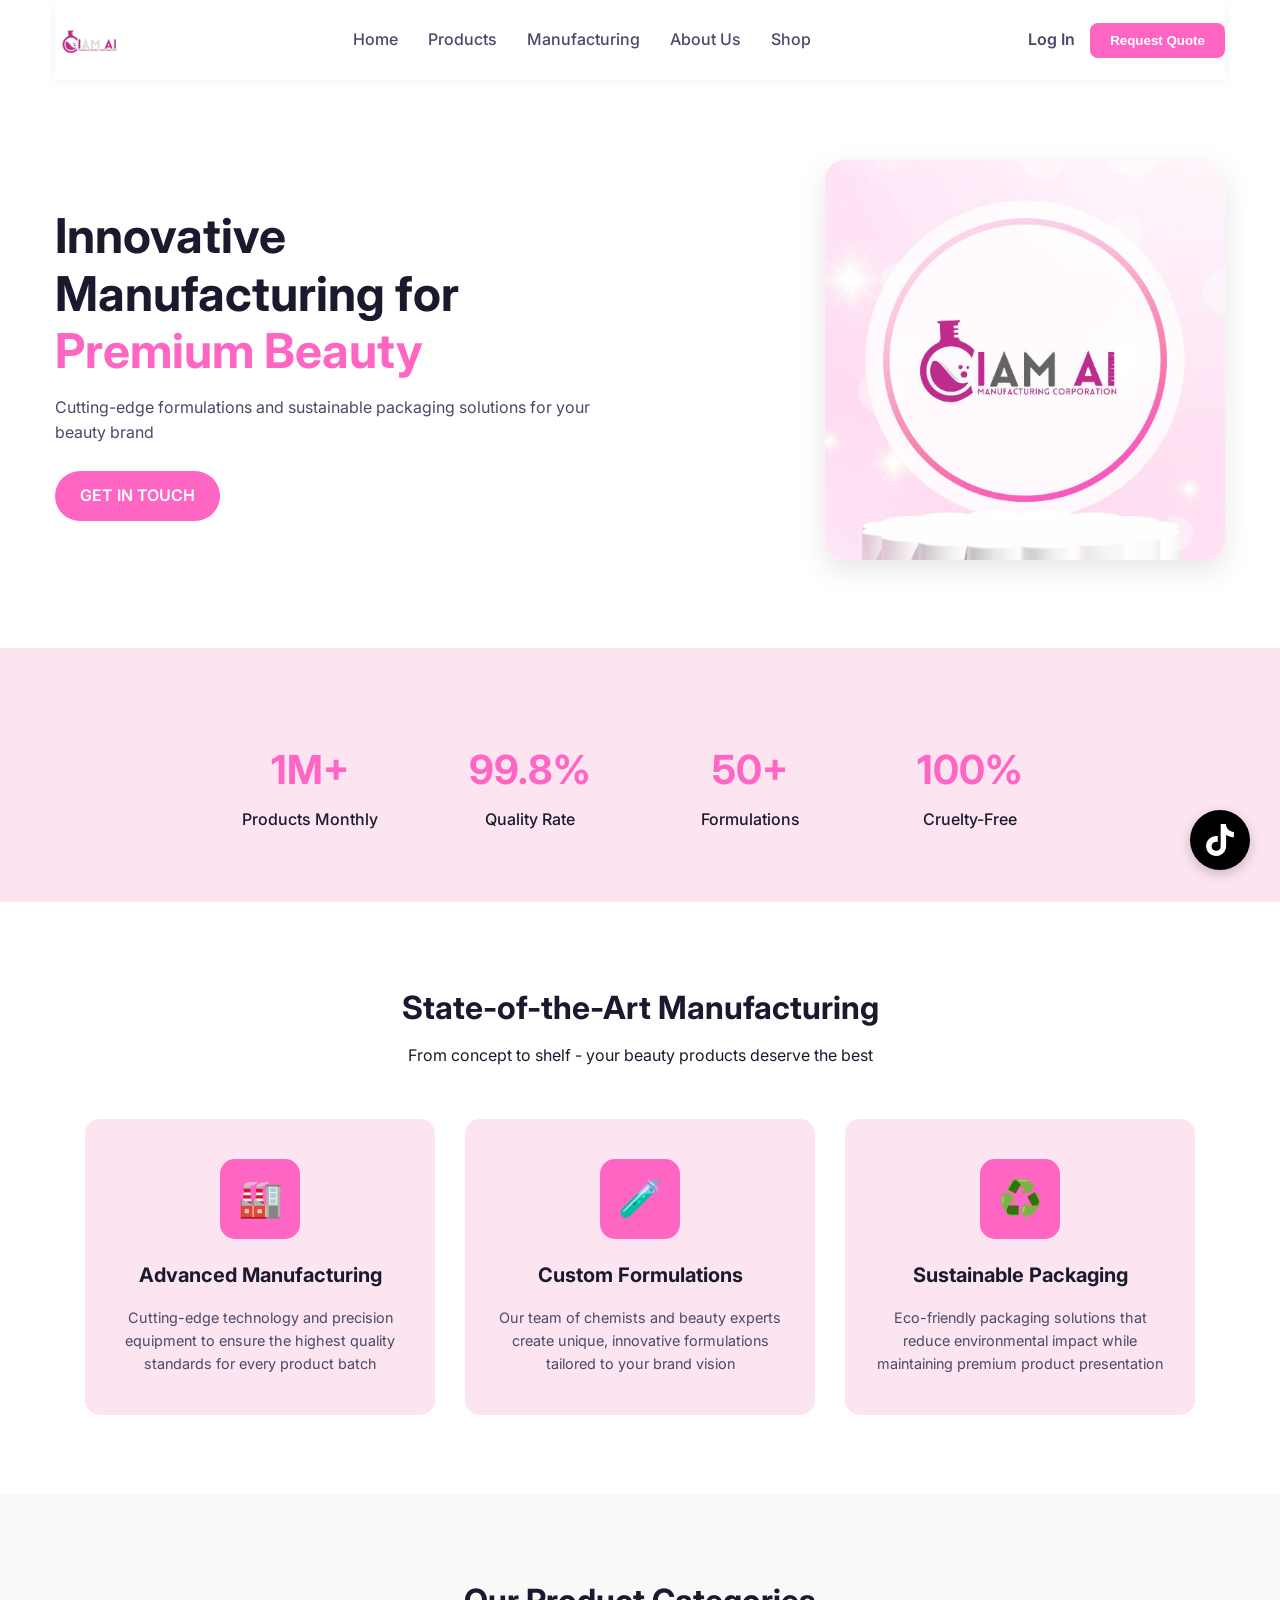
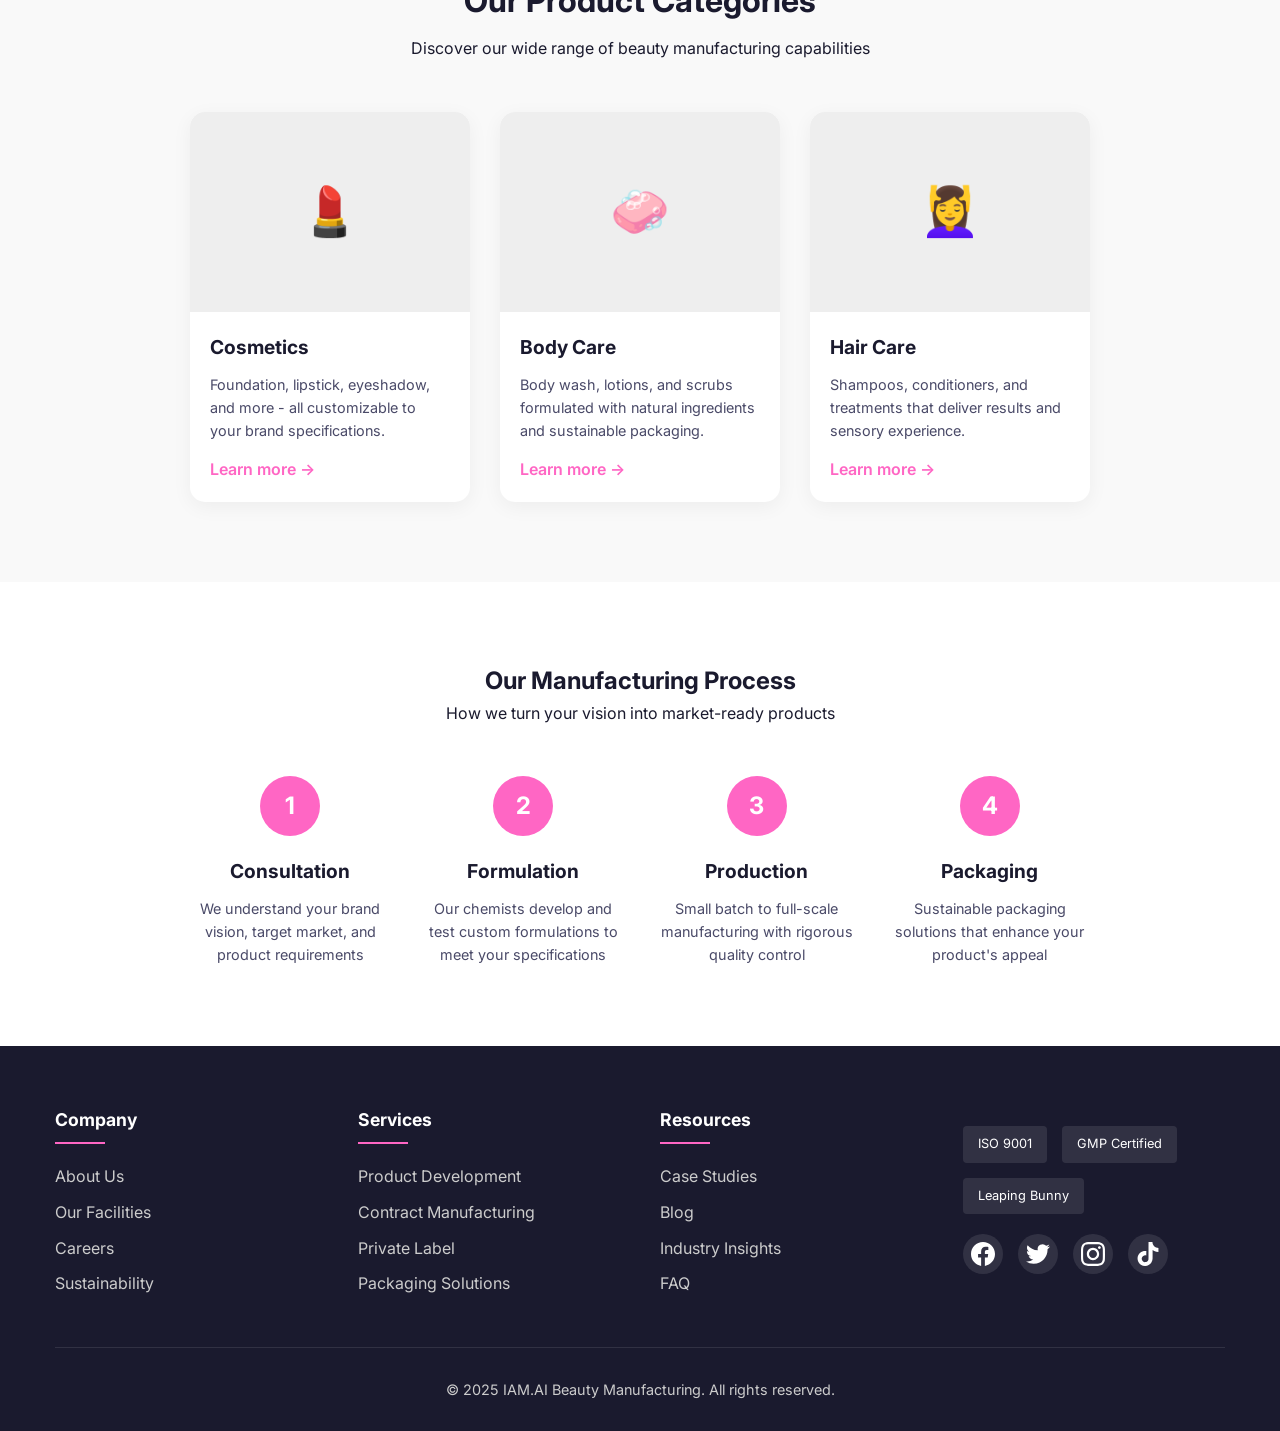
<file: index.html>
<!DOCTYPE html>
<html lang="en">
<head>
    <meta charset="UTF-8">
    <meta name="viewport" content="width=device-width, initial-scale=1.0">
    <title>IAM.AI - Beauty Manufacturing</title>
    <link href="https://fonts.googleapis.com/css2?family=Inter:wght@300;400;600;700&display=swap" rel="stylesheet">
    <style>
        * {
            margin: 0;
            padding: 0;
            box-sizing: border-box;
        }
        
        :root {
            --primary-pink: #ff66c4;
            --soft-pink: #fce4f0;
            --dark-text: #1a1a2e;
            --light-text: #4a4a68;
        }
        
        body {
            font-family: 'Inter', sans-serif;
            background-color: white;
            color: var(--dark-text);
            line-height: 1.6;
        }
        
        .container {
            max-width: 1200px;
            margin: 0 auto;
            padding: 0 15px;
        }
        
        /* Navbar */
        .navbar {
            display: flex;
            justify-content: space-between;
            align-items: center;
            padding: 20px 0;
            background: white;
            box-shadow: 0 2px 10px rgba(0,0,0,0.05);
            position: sticky;
            top: 0;
            z-index: 100;
        }
        
        .logo {
            display: flex;
            align-items: center;
            font-weight: 700;
            font-size: 1.25rem;
        }
        
        .logo img {
            height: 40px;
            margin-right: 10px;
            border-radius: 8px;
        }
        
        .nav-links {
            display: flex;
            gap: 30px;
        }
        
        .nav-links a {
            text-decoration: none;
            color: var(--light-text);
            font-weight: 500;
            transition: color 0.3s ease;
        }
        
        .nav-links a:hover {
            color: var(--primary-pink);
        }
        
        .auth-buttons {
            display: flex;
            align-items: center;
            gap: 15px;
        }
        
        .login-btn {
            background: none;
            border: none;
            color: var(--light-text);
            font-weight: 600;
            cursor: pointer;
            text-decoration: none;
            transition: color 0.3s ease;
        }
        
        .login-btn:hover {
            color: var(--primary-pink);
        }
        
        .get-started-btn {
            background-color: var(--primary-pink);
            color: white;
            border: none;
            padding: 10px 20px;
            border-radius: 8px;
            font-weight: 600;
            cursor: pointer;
            transition: transform 0.3s ease, box-shadow 0.3s ease;
        }
        
        .get-started-btn:hover {
            transform: translateY(-3px);
            box-shadow: 0 4px 15px rgba(255,102,196,0.3);
        }
        
        /* Hero Section */
        .hero-section {
            display: flex;
            align-items: center;
            justify-content: space-between;
            padding: 80px 0;
            gap: 50px;
        }
        
        .hero-content {
            flex: 1;
        }
        
        .hero-content h1 {
            font-size: 3rem;
            margin-bottom: 15px;
            line-height: 1.2;
        }
        
        .hero-content h1 span {
            color: var(--primary-pink);
        }
        
        .hero-content p {
            color: var(--light-text);
            margin-bottom: 25px;
            font-size: 1rem;
        }
        
        .hero-btn {
            display: inline-block;
            background-color: var(--primary-pink);
            color: white;
            padding: 12px 25px;
            text-decoration: none;
            border-radius: 30px;
            font-weight: 600;
            transition: transform 0.3s ease, box-shadow 0.3s ease;
        }
        
        .hero-btn:hover {
            transform: translateY(-3px);
            box-shadow: 0 4px 15px rgba(255,102,196,0.3);
        }
        
        .hero-image {
            flex: 1;
            text-align: right;
        }
        
        .hero-image img {
            max-width: 400px;
            border-radius: 20px;
            box-shadow: 0 10px 30px rgba(0,0,0,0.1);
        }
        
        /* Stats Section - Replacement for client logos */
        .stats-section {
            background-color: var(--soft-pink);
            padding: 50px 0;
            text-align: center;
        }
        
        .stats-container {
            display: flex;
            justify-content: center;
            flex-wrap: wrap;
            gap: 40px;
            margin-top: 20px;
        }
        
        .stat-item {
            text-align: center;
            padding: 20px;
            min-width: 180px;
        }
        
        .stat-number {
            font-size: 2.5rem;
            font-weight: 700;
            color: var(--primary-pink);
            margin-bottom: 5px;
        }
        
        .stat-text {
            color: var(--dark-text);
            font-weight: 500;
        }
        
        /* Features Section */
        .features-section {
            background-color: white;
            padding: 80px 0;
            text-align: center;
        }
        
        .features-section h2 {
            font-size: 2rem;
            margin-bottom: 10px;
        }
        
        .feature-cards {
            display: flex;
            justify-content: center;
            gap: 30px;
            margin-top: 50px;
        }
        
        .feature-card {
            background-color: var(--soft-pink);
            padding: 40px 25px;
            border-radius: 15px;
            width: 350px;
            text-align: center;
            transition: transform 0.3s ease, box-shadow 0.3s ease;
        }
        
        .feature-card:hover {
            transform: translateY(-10px);
            box-shadow: 0 15px 30px rgba(0,0,0,0.1);
        }
        
        .feature-icon {
            width: 80px;
            height: 80px;
            background-color: var(--primary-pink);
            border-radius: 15px;
            display: flex;
            align-items: center;
            justify-content: center;
            margin: 0 auto 20px;
            color: white;
            font-size: 36px;
        }
        
        .feature-card h3 {
            margin-bottom: 15px;
            font-size: 1.25rem;
        }
        
        .feature-card p {
            color: var(--light-text);
            font-size: 0.9rem;
        }
        
        /* Product Showcase Section */
        .product-showcase {
            background-color: #f9f9f9;
            padding: 80px 0;
        }
        
        .showcase-header {
            text-align: center;
            margin-bottom: 50px;
        }
        
        .showcase-header h2 {
            font-size: 2rem;
            margin-bottom: 10px;
        }
        
        .product-categories {
            display: flex;
            flex-wrap: wrap;
            justify-content: center;
            gap: 30px;
        }
        
        .product-category {
            background-color: white;
            border-radius: 15px;
            overflow: hidden;
            width: 280px;
            box-shadow: 0 5px 20px rgba(0,0,0,0.05);
            transition: transform 0.3s ease;
        }
        
        .product-category:hover {
            transform: translateY(-10px);
        }
        
        .category-image {
            height: 200px;
            background-color: #eee;
            display: flex;
            align-items: center;
            justify-content: center;
            font-size: 3rem;
            color: var(--primary-pink);
        }
        
        .category-content {
            padding: 20px;
        }
        
        .category-content h3 {
            margin-bottom: 10px;
            font-size: 1.2rem;
        }
        
        .category-content p {
            color: var(--light-text);
            font-size: 0.9rem;
            margin-bottom: 15px;
        }
        
        .learn-more {
            color: var(--primary-pink);
            text-decoration: none;
            font-weight: 600;
            display: inline-flex;
            align-items: center;
        }
        
        .learn-more:hover {
            text-decoration: underline;
        }
        
        /* Process Section */
        .process-section {
            padding: 80px 0;
            background-color: white;
        }
        
        .process-header {
            text-align: center;
            margin-bottom: 50px;
        }
        
        .process-steps {
            display: flex;
            flex-wrap: wrap;
            justify-content: space-between;
            position: relative;
            max-width: 900px;
            margin: 0 auto;
        }
        
        .process-step {
            width: 200px;
            text-align: center;
            position: relative;
            z-index: 2;
        }
        
        .step-number {
            width: 60px;
            height: 60px;
            background-color: var(--primary-pink);
            color: white;
            border-radius: 50%;
            font-size: 1.5rem;
            font-weight: 700;
            display: flex;
            align-items: center;
            justify-content: center;
            margin: 0 auto 20px;
        }
        
        .process-step h3 {
            margin-bottom: 10px;
            font-size: 1.2rem;
        }
        
        .process-step p {
            color: var(--light-text);
            font-size: 0.9rem;
        }
        
        /* Footer */
        .footer {
            background-color: var(--dark-text);
            color: white;
            padding: 60px 0 30px;
        }
        
        .footer-container {
            display: flex;
            flex-wrap: wrap;
            justify-content: space-between;
            gap: 40px;
            margin-bottom: 40px;
        }
        
        .footer-col {
            flex: 1;
            min-width: 200px;
        }
        
        .footer-col h4 {
            font-size: 1.1rem;
            margin-bottom: 20px;
            position: relative;
            padding-bottom: 10px;
        }
        
        .footer-col h4::after {
            content: '';
            position: absolute;
            left: 0;
            bottom: 0;
            width: 50px;
            height: 2px;
            background-color: var(--primary-pink);
        }
        
        .footer-col ul {
            list-style: none;
        }
        
        .footer-col ul li {
            margin-bottom: 10px;
        }
        
        .footer-col ul li a {
            color: #ccc;
            text-decoration: none;
            transition: all 0.3s ease;
        }
        
        .footer-col ul li a:hover {
            color: white;
            padding-left: 5px;
        }
        
        .social-links {
            display: flex;
            gap: 15px;
            margin-top: 20px;
        }
        
        .social-links a {
            display: inline-flex;
            align-items: center;
            justify-content: center;
            width: 40px;
            height: 40px;
            background-color: rgba(255,255,255,0.1);
            border-radius: 50%;
            color: white;
            text-decoration: none;
            transition: all 0.3s ease;
        }
        
        .social-links a:hover {
            background-color: var(--primary-pink);
            transform: translateY(-3px);
        }
        
        .footer-bottom {
            text-align: center;
            padding-top: 30px;
            border-top: 1px solid rgba(255,255,255,0.1);
        }
        
        .footer-bottom p {
            font-size: 0.9rem;
            color: #ccc;
        }
        
        .newsletter-form {
            display: flex;
            margin-top: 15px;
        }
        
        .newsletter-form input {
            flex-grow: 1;
            padding: 10px;
            border: none;
            border-radius: 4px 0 0 4px;
            outline: none;
        }
        
        .newsletter-form button {
            background-color: var(--primary-pink);
            color: white;
            border: none;
            padding: 10px 15px;
            border-radius: 0 4px 4px 0;
            cursor: pointer;
        }
        
        /* Certifications */
        .certifications {
            display: flex;
            flex-wrap: wrap;
            gap: 15px;
            margin-top: 20px;
        }
        
        .certification {
            background-color: rgba(255,255,255,0.1);
            padding: 8px 15px;
            border-radius: 4px;
            font-size: 0.8rem;
        }
        
        @media (max-width: 1024px) {
            .hero-section {
                flex-direction: column;
                align-items: center;
                text-align: center;
            }
            
            .hero-image {
                text-align: center;
            }
            
            .hero-image img {
                max-width: 300px;
            }
            
            .feature-cards, 
            .process-steps {
                flex-direction: column;
                align-items: center;
                gap: 30px;
            }
            
            .process-step {
                width: 100%;
                max-width: 300px;
            }
            
            .footer-container {
                flex-direction: column;
                gap: 30px;
            }
        }
        
        @media (max-width: 768px) {
            .nav-links {
                display: none;
            }
            
            .feature-card {
                width: 100%;
                max-width: 350px;
            }
            
            .stat-item {
                min-width: 130px;
            }
            
            .product-categories {
                flex-direction: column;
                align-items: center;
            }
        }
        .floating-tiktok {
            position: fixed;
            bottom: 30px;
            right: 30px;
            width: 60px;
            height: 60px;
            background-color: #000000;
            border-radius: 50%;
            display: flex;
            justify-content: center;
            align-items: center;
            box-shadow: 0 4px 12px rgba(0, 0, 0, 0.2);
            z-index: 999;
            cursor: pointer;
            transition: all 0.3s ease;
        }
        
        .floating-tiktok:hover {
            transform: scale(1.1);
            box-shadow: 0 6px 16px rgba(0, 0, 0, 0.3);
        }
        
        .floating-tiktok svg {
            width: 32px;
            height: 32px;
            fill: #ffffff;
        }
        
        .tiktok-embed-container {
            display: none;
            position: fixed;
            bottom: 100px;
            right: 30px;
            z-index: 998;
            background: white;
            border-radius: 12px;
            box-shadow: 0 10px 25px rgba(0, 0, 0, 0.2);
            max-width: 340px;
        }
        
        .tiktok-embed-container.active {
            display: block;
            animation: fadeIn 0.3s ease-in-out;
        }
        
        .close-embed {
            position: absolute;
            top: -15px;
            right: -15px;
            width: 30px;
            height: 30px;
            background: #ff0050;
            border-radius: 50%;
            display: flex;
            justify-content: center;
            align-items: center;
            color: white;
            font-weight: bold;
            cursor: pointer;
            z-index: 1000;
            box-shadow: 0 2px 5px rgba(0, 0, 0, 0.2);
        }
        
        @keyframes fadeIn {
            from { opacity: 0; transform: translateY(20px); }
            to { opacity: 1; transform: translateY(0); }
        }
        
        /* Mobile responsiveness */
        @media (max-width: 768px) {
            .tiktok-embed-container {
                bottom: 80px;
                right: 20px;
                max-width: calc(100vw - 40px);
            }
            
            .floating-tiktok {
                bottom: 20px;
                right: 20px;
            }
        }
    </style>
    
</head>
<body>
    <div class="container">
        <nav class="navbar">
            <div class="logo">
                <img src="Logo.png" alt="IAM.AI Logo">
            </div>
            
            <div class="nav-links">
                <a href="#">Home</a>
                <a href="#">Products</a>
                <a href="#">Manufacturing</a>
                <a href="#">About Us</a>
                <a href="product.html">Shop</a>
            </div>
            
            <div class="auth-buttons">
                <a href="login.html" class="login-btn">Log In</a>
                <button class="get-started-btn">Request Quote</button>
            </div>
        </nav>
        
        <section class="hero-section">
            <div class="hero-content">
                <h1>Innovative Manufacturing for <span>Premium Beauty</span></h1>
                <p>Cutting-edge formulations and sustainable packaging solutions for your beauty brand</p>
                <a href="inquiries.html" class="hero-btn">GET IN TOUCH</a>
            </div>
            
            <div class="hero-image">
                <img src="Logo2.jpg" alt="IAM.AI Beauty Manufacturing">
            </div>
        </section>
    </div>
    
    <section class="stats-section">
        <div class="container">
            <div class="stats-container">
                <div class="stat-item">
                    <div class="stat-number">1M+</div>
                    <div class="stat-text">Products Monthly</div>
                </div>
                <div class="stat-item">
                    <div class="stat-number">99.8%</div>
                    <div class="stat-text">Quality Rate</div>
                </div>
                <div class="stat-item">
                    <div class="stat-number">50+</div>
                    <div class="stat-text">Formulations</div>
                </div>
                <div class="stat-item">
                    <div class="stat-number">100%</div>
                    <div class="stat-text">Cruelty-Free</div>
                </div>
            </div>
        </div>
    </section>
    
    <!-- Features Section - Replacing "Manage your entire community" -->
    <section class="features-section">
        <div class="container">
            <h2>State-of-the-Art Manufacturing</h2>
            <p>From concept to shelf - your beauty products deserve the best</p>
            
            <div class="feature-cards">
                <div class="feature-card">
                    <div class="feature-icon">🏭</div>
                    <h3>Advanced Manufacturing</h3>
                    <p>Cutting-edge technology and precision equipment to ensure the highest quality standards for every product batch</p>
                </div>
                
                <div class="feature-card">
                    <div class="feature-icon">🧪</div>
                    <h3>Custom Formulations</h3>
                    <p>Our team of chemists and beauty experts create unique, innovative formulations tailored to your brand vision</p>
                </div>
                
                <div class="feature-card">
                    <div class="feature-icon">♻️</div>
                    <h3>Sustainable Packaging</h3>
                    <p>Eco-friendly packaging solutions that reduce environmental impact while maintaining premium product presentation</p>
                </div>
            </div>
        </div>
    </section>

    <!-- Product Showcase Section -->
    <section class="product-showcase">
        <div class="container">
            <div class="showcase-header">
                <h2>Our Product Categories</h2>
                <p>Discover our wide range of beauty manufacturing capabilities</p>
            </div>
            
            <div class="product-categories">
                <div class="product-category">
                    <div class="category-image">💄</div>
                    <div class="category-content">
                        <h3>Cosmetics</h3>
                        <p>Foundation, lipstick, eyeshadow, and more - all customizable to your brand specifications.</p>
                        <a href="product.php" class="learn-more">Learn more →</a>
                    </div>
                </div>
            
                
                <div class="product-category">
                    <div class="category-image">🧼</div>
                    <div class="category-content">
                        <h3>Body Care</h3>
                        <p>Body wash, lotions, and scrubs formulated with natural ingredients and sustainable packaging.</p>
                        <a href="product.php" class="learn-more">Learn more →</a>
                    </div>
                </div>
                
                <div class="product-category">
                    <div class="category-image">💆‍♀️</div>
                    <div class="category-content">
                        <h3>Hair Care</h3>
                        <p>Shampoos, conditioners, and treatments that deliver results and sensory experience.</p>
                        <a href="product.php" class="learn-more">Learn more →</a>
                    </div>
                </div>
            </div>
        </div>
    </section>

    <!-- Manufacturing Process Section -->
    <section class="process-section">
        <div class="container">
            <div class="process-header">
                <h2>Our Manufacturing Process</h2>
                <p>How we turn your vision into market-ready products</p>
            </div>
            
            <div class="process-steps">
                <div class="process-step">
                    <div class="step-number">1</div>
                    <h3>Consultation</h3>
                    <p>We understand your brand vision, target market, and product requirements</p>
                </div>
                
                <div class="process-step">
                    <div class="step-number">2</div>
                    <h3>Formulation</h3>
                    <p>Our chemists develop and test custom formulations to meet your specifications</p>
                </div>
                
                <div class="process-step">
                    <div class="step-number">3</div>
                    <h3>Production</h3>
                    <p>Small batch to full-scale manufacturing with rigorous quality control</p>
                </div>
                
                <div class="process-step">
                    <div class="step-number">4</div>
                    <h3>Packaging</h3>
                    <p>Sustainable packaging solutions that enhance your product's appeal</p>
                </div>
            </div>
        </div>
    </section>

    <div class="floating-tiktok" id="tiktokButton">
        <svg xmlns="http://www.w3.org/2000/svg" viewBox="0 0 24 24">
            <path d="M12.525.02c1.31-.02 2.61-.01 3.91-.02.08 1.53.63 3.09 1.75 4.17 1.12 1.11 2.7 1.62 4.24 1.79v4.03c-1.44-.05-2.89-.35-4.2-.97-.57-.26-1.1-.59-1.62-.93-.01 2.92.01 5.84-.02 8.75-.08 1.4-.54 2.79-1.35 3.94-1.31 1.92-3.58 3.17-5.91 3.21-1.43.08-2.86-.31-4.08-1.03-2.02-1.19-3.44-3.37-3.65-5.71-.02-.5-.03-1-.01-1.49.18-1.9 1.12-3.72 2.58-4.96 1.66-1.44 3.98-2.13 6.15-1.72.02 1.48-.04 2.96-.04 4.44-.99-.32-2.15-.23-3.02.37-.63.41-1.11 1.04-1.36 1.75-.21.51-.15 1.07-.14 1.61.24 1.64 1.82 3.02 3.5 2.87 1.12-.01 2.19-.66 2.77-1.61.19-.33.4-.67.41-1.06.1-1.79.06-3.57.07-5.36.01-4.03-.01-8.05.02-12.07z"/>
        </svg>
    </div>
    
    <!-- TikTok Embed Container -->
    <div class="tiktok-embed-container" id="tiktokEmbed">
        <div class="close-embed" id="closeEmbed">✕</div>
        <blockquote class="tiktok-embed" cite="https://www.tiktok.com/@iamaimanufacturing" data-unique-id="iamaimanufacturing" data-embed-type="creator" style="max-width: 340px; min-width: 288px;">
            <section>
                <a target="_blank" href="https://www.tiktok.com/@iamaimanufacturing?refer=creator_embed">@iamaimanufacturing</a>
            </section>
        </blockquote>
    </div>

    <!-- Footer -->
    <footer class="footer">
        <div class="container">
            <div class="footer-container">
                <div class="footer-col">
                    <h4>Company</h4>
                    <ul>
                        <li><a href="#">About Us</a></li>
                        <li><a href="#">Our Facilities</a></li>
                        <li><a href="#">Careers</a></li>
                        <li><a href="#">Sustainability</a></li>
                    </ul>
                </div>
                
                <div class="footer-col">
                    <h4>Services</h4>
                    <ul>
                        <li><a href="#">Product Development</a></li>
                        <li><a href="#">Contract Manufacturing</a></li>
                        <li><a href="#">Private Label</a></li>
                        <li><a href="#">Packaging Solutions</a></li>
                    </ul>
                </div>
                
                <div class="footer-col">
                    <h4>Resources</h4>
                    <ul>
                        <li><a href="#">Case Studies</a></li>
                        <li><a href="#">Blog</a></li>
                        <li><a href="#">Industry Insights</a></li>
                        <li><a href="#">FAQ</a></li>
                    </ul>
                </div>
                
                <div class="footer-col">
                    <div class="certifications">
                        <span class="certification">ISO 9001</span>
                        <span class="certification">GMP Certified</span>
                        <span class="certification">Leaping Bunny</span>
                    </div>
                    <div class="social-links">
                        <a href="https://www.facebook.com/iamaimanufacturing" target="_blank" aria-label="Facebook">
                            <svg xmlns="http://www.w3.org/2000/svg" viewBox="0 0 24 24" width="24" height="24" fill="currentColor">
                                <path d="M24 12.073c0-6.627-5.373-12-12-12s-12 5.373-12 12c0 5.99 4.388 10.954 10.125 11.854v-8.385H7.078v-3.47h3.047V9.43c0-3.007 1.792-4.669 4.533-4.669 1.312 0 2.686.235 2.686.235v2.953H15.83c-1.491 0-1.956.925-1.956 1.874v2.25h3.328l-.532 3.47h-2.796v8.385C19.612 23.027 24 18.062 24 12.073z"/>
                            </svg>
                        </a>
                        <a href="#" target="_blank" aria-label="Twitter">
                            <svg xmlns="http://www.w3.org/2000/svg" viewBox="0 0 24 24" width="24" height="24" fill="currentColor">
                                <path d="M23.953 4.57a10 10 0 01-2.825.775 4.958 4.958 0 002.163-2.723 10.054 10.054 0 01-3.127 1.195 4.92 4.92 0 00-8.384 4.482C7.69 8.095 4.067 6.13 1.64 3.162a4.822 4.822 0 00-.666 2.475c0 1.71.87 3.213 2.188 4.096a4.904 4.904 0 01-2.228-.616v.06a4.923 4.923 0 003.946 4.827 4.996 4.996 0 01-2.212.085 4.936 4.936 0 004.604 3.417 9.867 9.867 0 01-6.102 2.105c-.39 0-.779-.023-1.17-.067a13.995 13.995 0 007.557 2.209c9.053 0 13.998-7.496 13.998-13.985 0-.21 0-.42-.015-.63A9.935 9.935 0 0024 4.59z"/>
                            </svg>
                        </a>
                        <a href="#" target="_blank" aria-label="Instagram">
                            <svg xmlns="http://www.w3.org/2000/svg" viewBox="0 0 24 24" width="24" height="24" fill="currentColor">
                                <path d="M12 0C8.74 0 8.333.015 7.053.072 5.775.132 4.905.333 4.14.63c-.789.306-1.459.717-2.126 1.384S.935 3.35.63 4.14C.333 4.905.131 5.775.072 7.053.012 8.333 0 8.74 0 12s.015 3.667.072 4.947c.06 1.277.261 2.148.558 2.913.306.788.717 1.459 1.384 2.126.667.666 1.336 1.079 2.126 1.384.766.296 1.636.499 2.913.558C8.333 23.988 8.74 24 12 24s3.667-.015 4.947-.072c1.277-.06 2.148-.262 2.913-.558.788-.306 1.459-.718 2.126-1.384.666-.667 1.079-1.335 1.384-2.126.296-.765.499-1.636.558-2.913.06-1.28.072-1.687.072-4.947s-.015-3.667-.072-4.947c-.06-1.277-.262-2.149-.558-2.913-.306-.789-.718-1.459-1.384-2.126C21.319 1.347 20.651.935 19.86.63c-.765-.297-1.636-.499-2.913-.558C15.667.012 15.26 0 12 0zm0 2.16c3.203 0 3.585.016 4.85.071 1.17.055 1.805.249 2.227.415.562.217.96.477 1.382.896.419.42.679.819.896 1.381.164.422.36 1.057.413 2.227.057 1.266.07 1.646.07 4.85s-.015 3.585-.074 4.85c-.061 1.17-.256 1.805-.421 2.227-.224.562-.479.96-.899 1.382-.419.419-.824.679-1.38.896-.42.164-1.065.36-2.235.413-1.274.057-1.649.07-4.859.07-3.211 0-3.586-.015-4.859-.074-1.171-.061-1.816-.256-2.236-.421-.569-.224-.96-.479-1.379-.899-.421-.419-.69-.824-.9-1.38-.165-.42-.359-1.065-.42-2.235-.045-1.26-.061-1.649-.061-4.844 0-3.196.016-3.586.061-4.861.061-1.17.255-1.814.42-2.234.21-.57.479-.96.9-1.381.419-.419.81-.689 1.379-.898.42-.166 1.051-.361 2.221-.421 1.275-.045 1.65-.06 4.859-.06l.045.03zm0 3.678c-3.405 0-6.162 2.76-6.162 6.162 0 3.405 2.76 6.162 6.162 6.162 3.405 0 6.162-2.76 6.162-6.162 0-3.405-2.76-6.162-6.162-6.162zM12 16c-2.21 0-4-1.79-4-4s1.79-4 4-4 4 1.79 4 4-1.79 4-4 4zm7.846-10.405c0 .795-.646 1.44-1.44 1.44-.795 0-1.44-.646-1.44-1.44 0-.794.646-1.439 1.44-1.439.793-.001 1.44.645 1.44 1.439z"/>
                            </svg>
                        </a>
                        <a href="https://www.tiktok.com/@iamaimanufacturing?refer=creator_embed" target="_blank" aria-label="TikTok">
                            <svg xmlns="http://www.w3.org/2000/svg" viewBox="0 0 24 24" width="24" height="24" fill="currentColor">
                                <path d="M12.525.02c1.31-.02 2.61-.01 3.91-.02.08 1.53.63 3.09 1.75 4.17 1.12 1.11 2.7 1.62 4.24 1.79v4.03c-1.44-.05-2.89-.35-4.2-.97-.57-.26-1.1-.59-1.62-.93-.01 2.92.01 5.84-.02 8.75-.08 1.4-.54 2.79-1.35 3.94-1.31 1.92-3.58 3.17-5.91 3.21-1.43.08-2.86-.31-4.08-1.03-2.02-1.19-3.44-3.37-3.65-5.71-.02-.5-.03-1-.01-1.49.18-1.9 1.12-3.72 2.58-4.96 1.66-1.44 3.98-2.13 6.15-1.72.02 1.48-.04 2.96-.04 4.44-.99-.32-2.15-.23-3.02.37-.63.41-1.11 1.04-1.36 1.75-.21.51-.15 1.07-.14 1.61.24 1.64 1.82 3.02 3.5 2.87 1.12-.01 2.19-.66 2.77-1.61.19-.33.4-.67.41-1.06.1-1.79.06-3.57.07-5.36.01-4.03-.01-8.05.02-12.07z"/>
                            </svg>
                        </a>
                    </div>
                </div>
            </div>
            
            <div class="footer-bottom">
                <p>&copy; 2025 IAM.AI Beauty Manufacturing. All rights reserved.</p>
            </div>
        </div>
    </footer>

    <script>
        document.addEventListener('DOMContentLoaded', function() {
            // Load TikTok embed script with proper error handling
            function loadTikTokScript() {
                return new Promise((resolve, reject) => {
                    if (document.querySelector('script[src*="tiktok.com/embed.js"]')) {
                        resolve(); // Script already loaded
                        return;
                    }
                    
                    var embedScript = document.createElement('script');
                    embedScript.src = 'https://www.tiktok.com/embed.js';
                    embedScript.async = true;
                    
                    embedScript.onload = function() {
                        resolve();
                    };
                    
                    embedScript.onerror = function() {
                        reject(new Error("Failed to load TikTok embed script"));
                    };
                    
                    document.body.appendChild(embedScript);
                });
            }
            
            // Elements
            const tiktokButton = document.getElementById('tiktokButton');
            const tiktokEmbed = document.getElementById('tiktokEmbed');
            const closeEmbed = document.getElementById('closeEmbed');
            
            // Add keyboard support for accessibility
            tiktokButton.addEventListener('keydown', function(e) {
                if (e.key === 'Enter' || e.key === ' ') {
                    e.preventDefault();
                    toggleTikTokEmbed();
                }
            });
            
            closeEmbed.addEventListener('keydown', function(e) {
                if (e.key === 'Enter' || e.key === ' ') {
                    e.preventDefault();
                    closeTikTokEmbed();
                }
            });
            
            // Click handlers
            tiktokButton.addEventListener('click', toggleTikTokEmbed);
            closeEmbed.addEventListener('click', closeTikTokEmbed);
            
            // Toggle embed function
            function toggleTikTokEmbed() {
                if (!tiktokEmbed.classList.contains('active')) {
                    loadTikTokScript().then(() => {
                        tiktokEmbed.classList.add('active');
                        // Force re-rendering of TikTok embed if needed
                        if (typeof window.tiktokEmbed !== 'undefined') {
                            window.tiktokEmbed.reloadEmbeds();
                        }
                    }).catch(err => {
                        console.error("Error loading TikTok:", err);
                    });
                } else {
                    closeTikTokEmbed();
                }
            }
            
            // Close embed function
            function closeTikTokEmbed() {
                tiktokEmbed.classList.remove('active');
            }
            
            // Close when clicking outside the embed
            document.addEventListener('click', function(e) {
                if (tiktokEmbed.classList.contains('active') && 
                    !tiktokEmbed.contains(e.target) && 
                    e.target !== tiktokButton &&
                    !tiktokButton.contains(e.target)) {
                    closeTikTokEmbed();
                }
            });
            
            // Add escape key support
            document.addEventListener('keydown', function(e) {
                if (e.key === 'Escape' && tiktokEmbed.classList.contains('active')) {
                    closeTikTokEmbed();
                }
            });
            
            // Preload TikTok script for faster response
            setTimeout(() => {
                loadTikTokScript().catch(err => console.warn("Preloading TikTok script failed:", err));
            }, 3000);
        });
    </script>
    

</body>

</html>
</file>
